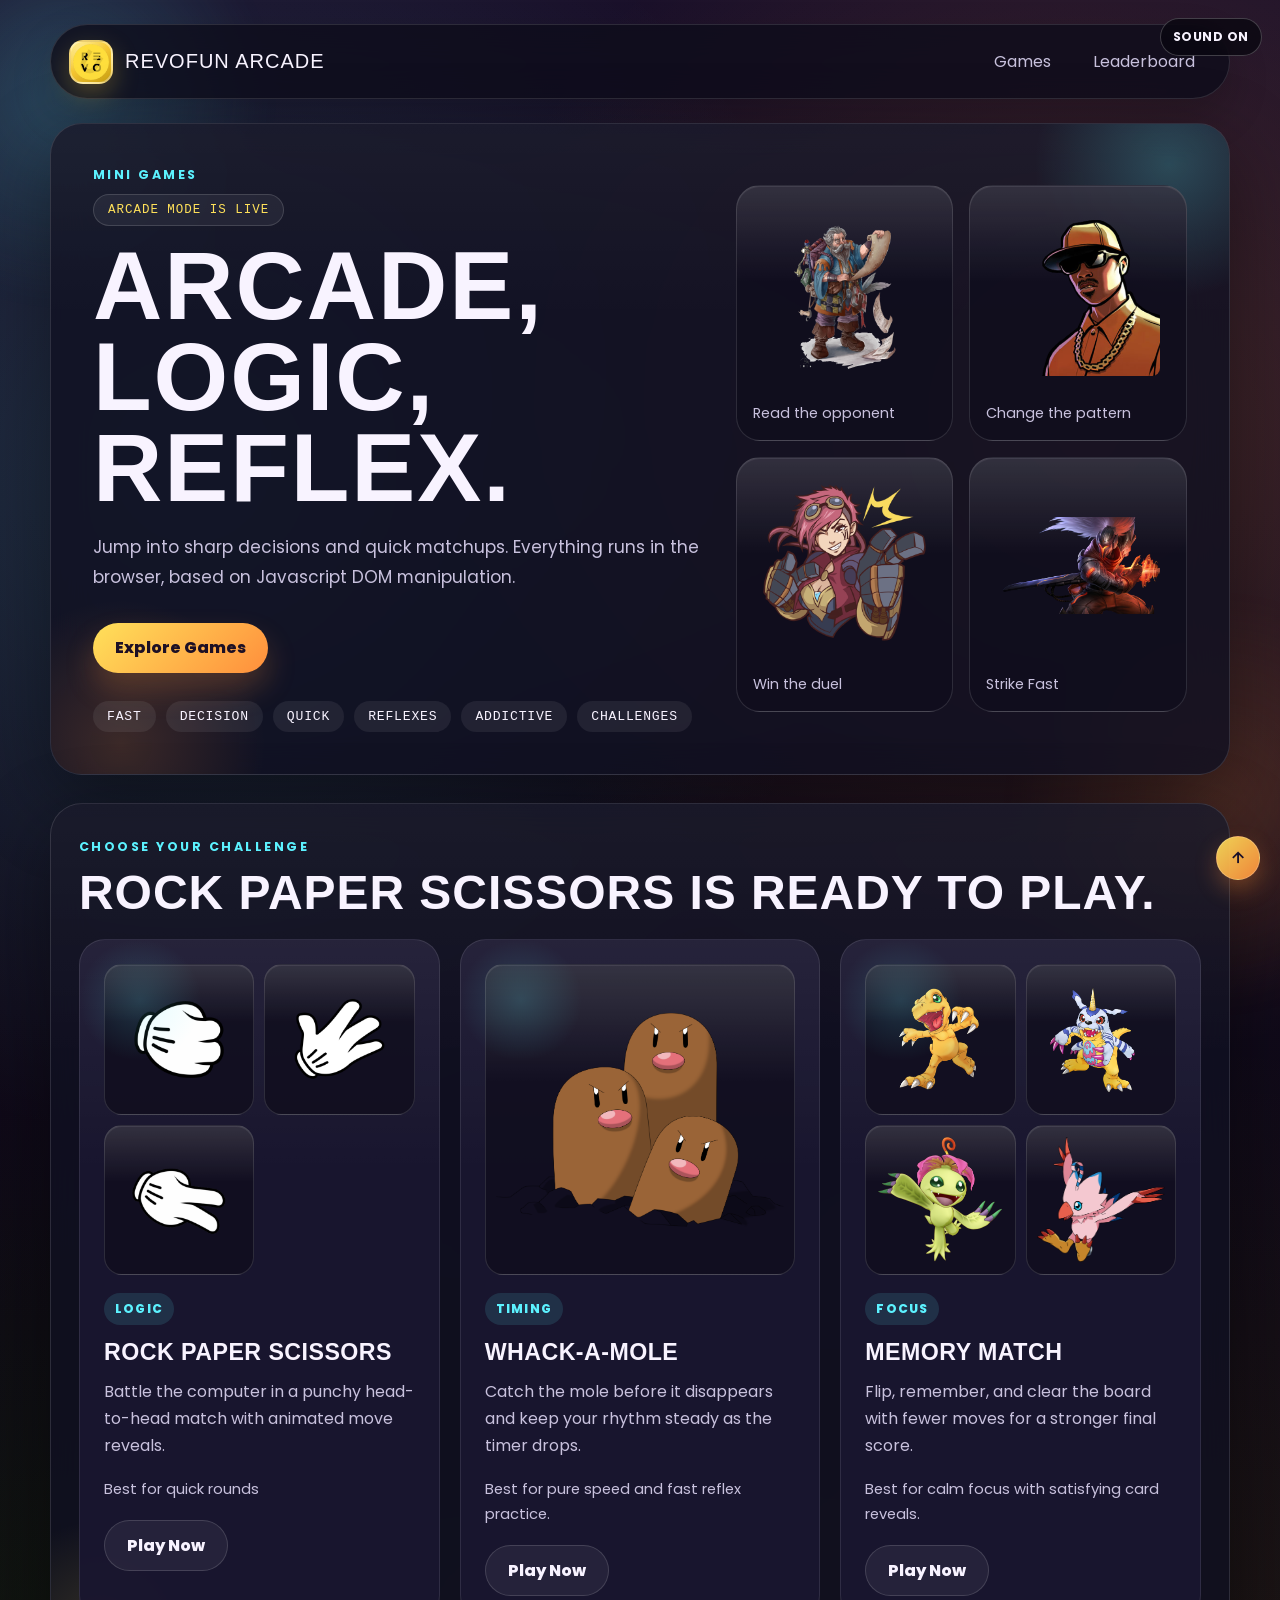
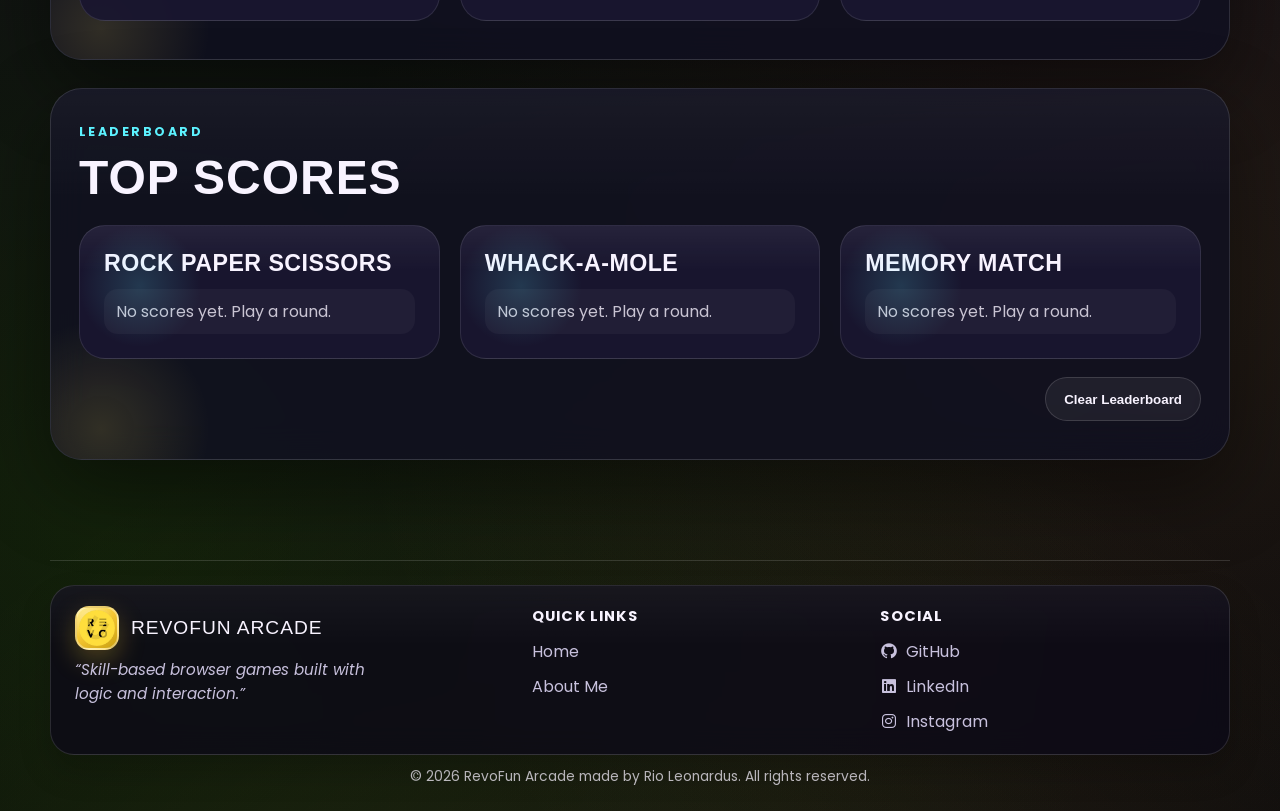
<file: index.html>
<!DOCTYPE html>
<html lang="en">

<head>
  <meta charset="UTF-8">
  <meta name="viewport" content="width=device-width, initial-scale=1.0">
  <title>RevoFun Arcade</title>

  <!-- CUSTOM CSS -->
  <link rel="stylesheet" href="css/style.css">

  <!-- BOX ICONS -->
  <link href="https://unpkg.com/boxicons@2.1.4/css/boxicons.min.css" rel="stylesheet" />
</head>

<body class="home-page">
  <div class="page-shell">
    
    <!-- HEADER -->
    <header class="nav">
      <a class="brand" href="index.html">
        <span class="brand-mark"><img src="assets/revou-logo.png" alt="" width="36" height="36" role="presentation"></span>
        <span>RevoFun Arcade</span>
      </a>
      <nav aria-label="Primary">
        <a href="#games">Games</a>
        <a href="#leaderboard">Leaderboard</a>
      </nav>
    </header>

    <main>

      <!-- SECTION 1 : HERO DESIGN -->
      <section class="hero">
        <div class="hero-copy-block">
          <p class="eyebrow">Mini Games</p>
          <p class="hero-ribbon">Arcade mode is live</p>
          <h1>Arcade, Logic, Reflex.</h1>
          <p class="hero-copy">
            Jump into sharp decisions and quick matchups. Everything runs in the browser,
            based on Javascript DOM manipulation.
          </p>

          <div class="hero-actions">
            <a href="#games" class="btn">Explore Games</a>
          </div>

          <div class="hero-marquee" aria-hidden="true">
            <span>Fast</span>
            <span>Decision</span>
            <span>Quick</span>
            <span>Reflexes</span>
            <span>Addictive</span>
            <span>Challenges</span>
          </div>

        </div>

        <div class="hero-showcase" aria-hidden="true">
          <figure class="showcase-tile tile-rock">
            <img src="assets/read.png" alt="Read the opponent icon">
            <figcaption>Read the opponent</figcaption>
          </figure>
          <figure class="showcase-tile tile-paper">
            <img src="assets/change.png" alt="Change the pattern icon">
            <figcaption>Change the pattern</figcaption>
          </figure>
          <figure class="showcase-tile tile-scissors">
            <img src="assets/win.png" alt="Win the duel icon">
            <figcaption>Win the duel</figcaption>
          </figure>
          <figure class="showcase-tile tile-mole">
            <img src="assets/strike.png" alt="Strike Fast icon">
            <figcaption>Strike Fast</figcaption>
          </figure>
        </div>
      </section>


      <!-- SECTION 2 : GAMES CARDS OPTION -->
      <section id="games" class="games-section">
        <div class="section-heading">
          <p class="eyebrow">Choose Your Challenge</p>
          <h2>Rock Paper Scissors is ready to play.</h2>
        </div>

        <div class="games">
          <article class="card card--rps">
            <div class="card-art">
              <img src="assets/Rock.png" alt="Rock icon">
              <img src="assets/Paper.png" alt="Paper icon">
              <img src="assets/Scissors.png" alt="Scissors icon">
            </div>
            <span class="card-tag">Logic</span>
            <h3>Rock Paper Scissors</h3>
            <p>Battle the computer in a punchy head-to-head match with animated move reveals.</p>
            <p class="card-note">Best for quick rounds</p>
            <a class="card-link" href="pages/rps.html">Play Now</a>
          </article>

          <article class="card card--whack">
            <div class="card-art card-art-single">
              <img src="assets/Mole.png" alt="Mole icon">
            </div>
            <span class="card-tag">Timing</span>
            <h3>Whack-a-Mole</h3>
            <p>Catch the mole before it disappears and keep your rhythm steady as the timer drops.</p>
            <p class="card-note">Best for pure speed and fast reflex practice.</p>
            <a class="card-link" href="pages/whack.html">Play Now</a>
          </article>

          <article class="card card--memory">
            <div class="card-art card-art-memory">
              <img src="assets/digimon.png" alt="" role="presentation">
              <img src="assets/digimon1.png" alt="" role="presentation">
              <img src="assets/digimon2.png" alt="" role="presentation">
              <img src="assets/digimon3.png" alt="" role="presentation">
            </div>
            <span class="card-tag">Focus</span>
            <h3>Memory Match</h3>
            <p>Flip, remember, and clear the board with fewer moves for a stronger final score.</p>
            <p class="card-note">Best for calm focus with satisfying card reveals.</p>
            <a class="card-link" href="pages/memory.html">Play Now</a>
          </article>
        </div>
      </section>  

      <!-- SECTION 3 : LEADERBOARD -->
      <section id="leaderboard" class="leaderboard-section">
        <div class="section-heading">
          <p class="eyebrow">Leaderboard</p>
          <h2>Top Scores</h2>
        </div>

        <div class="leaderboard-grid">
          <div class="leaderboard-card card">
            <h3>Rock Paper Scissors</h3>
            <ul id="leaderboard-rps" class="leaderboard-list"></ul>
          </div>

          <div class="leaderboard-card card">
            <h3>Whack-a-Mole</h3>
            <ul id="leaderboard-whack" class="leaderboard-list"></ul>
          </div>

          <div class="leaderboard-card card">
            <h3>Memory Match</h3>
            <ul id="leaderboard-memory" class="leaderboard-list"></ul>
          </div>
        </div>

        <div class="leaderboard-actions">
          <button id="clear-leaderboard" class="card-link leaderboard-clear-btn" type="button">Clear Leaderboard</button>
        </div>
      </section>

    </main>
  </div>


  <!-- SECTION FOOTER : FOOTER DESIGN -->
  <footer class="footer" aria-labelledby="footer-brand">
    <div class="footer-container">
      <section class="footer-branding">
        <a class="footer-brand" href="index.html" id="footer-brand">
          <span class="brand-mark"><img src="assets/revou-logo.png" alt="RevoFun Logo" width="36" height="36"></span>
          <span>RevoFun Arcade</span>
        </a>
        <p class="footer-tagline">“Skill-based browser games built with logic and interaction.”</p>
      </section>

      <nav class="footer-links" aria-label="Quick links">
        <h3>Quick Links</h3>
        <ul>
          <li><a href="index.html">Home</a></li>
          <li><a href="https://revou-fsse-feb26.github.io/milestone-1-Stayonclassic/">About Me</a></li>
        </ul>
      </nav>

      <section class="footer-social" aria-label="Social links">
        <h3>Social</h3>
        <div class="footer-social-list">
          <a href="https://github.com/Stayonclassic" target="_blank" rel="noopener noreferrer" aria-label="GitHub">
            <i class='bx bxl-github'></i>
            <span>GitHub</span>
          </a>
          <a href="https://www.linkedin.com/in/leonardusrio/" target="_blank" rel="noopener noreferrer" aria-label="LinkedIn">
            <i class='bx bxl-linkedin-square'></i>
            <span>LinkedIn</span>
          </a>
          <a href="https://www.instagram.com/sweettoothyo/" target="_blank" rel="noopener noreferrer" aria-label="Instagram">
            <i class='bx bxl-instagram'></i>
            <span>Instagram</span>
          </a>
        </div>
      </section>
    </div>

    <div class="footer-bottom">
      <p>&copy; 2026 RevoFun Arcade made by Rio Leonardus. All rights reserved.</p>
    </div>
  </footer>

  <!-- ICON BACK TO TOP -->
  <button id="scroll-top-btn" class="scroll-top-btn" type="button" aria-label="Scroll to top">
    <i class='bx bx-up-arrow-alt' aria-hidden="true"></i>
  </button>

  <script src="js/audio.js"></script>
  <script src="js/leaderboard.js"></script>
</body>
</html>
</file>
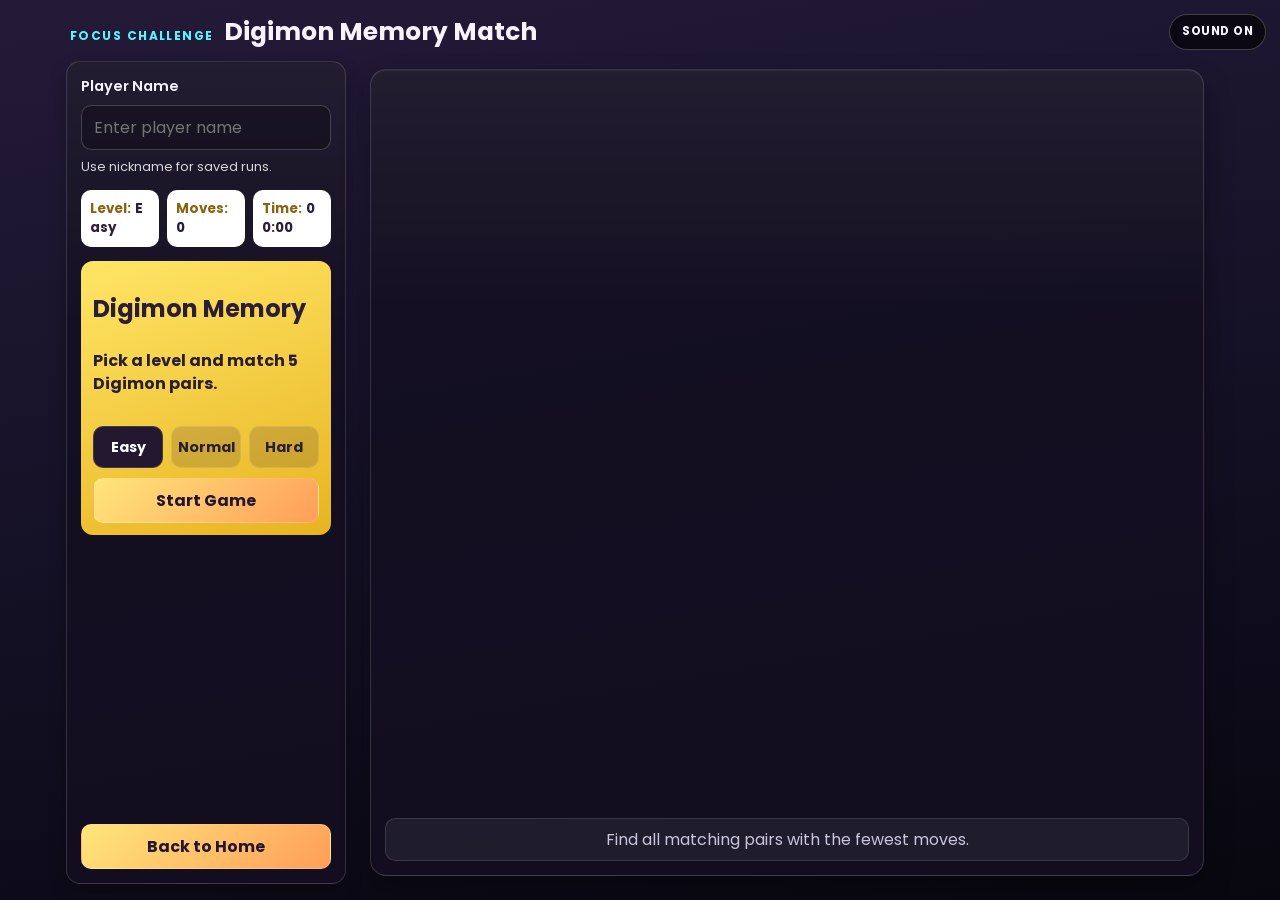
<file: pages/memory.html>
<!DOCTYPE html>
<html lang="en">
<head>
  <meta charset="UTF-8">
  <meta name="viewport" content="width=device-width, initial-scale=1.0">
  <title>Memory Match</title>
  <link rel="stylesheet" href="../css/game.css">
</head>

<body class="game-body game-memory">
  <main class="arcade-shell">
    <!-- HEADER -->
    <header class="arcade-top">
      <p class="eyebrow">Focus Challenge</p>
      <h1>Digimon Memory Match</h1>
    </header>

    <div class="arcade-layout">
      <!-- SIDEBAR : PLAYER INPUT, STATS, AND CONTROLS -->
      <aside class="arcade-sidebar">
        <div class="player-field">
          <label for="player-name">Player Name</label>
          <input id="player-name" type="text" maxlength="20" placeholder="Enter player name" aria-describedby="memory-player-help" required>
          <p class="helper-text" id="memory-player-help">Use nickname for saved runs.</p>
        </div>

        <div class="stats-container" aria-label="Memory game stats">
          <div id="memory-level-badge"></div>
          <div id="moves-count"></div>
          <div id="time"></div>
        </div>

        <button id="memory-stop" class="memory-action hide" type="button">Stop Game</button>

        <div class="memory-controls" id="memory-controls">
          <!-- LEVEL CHOSEN -->
          <div id="memory-result" aria-live="polite">Ready to test your Digimon memory?</div>
          <div class="level-picker" aria-label="Memory levels">
            <button class="level-option is-active" data-level="easy" type="button">Easy</button>
            <button class="level-option" data-level="normal" type="button">Normal</button>
            <button class="level-option" data-level="hard" type="button">Hard</button>
          </div>
          <button id="memory-start" type="button">Start Game</button>
        </div>

        <a class="back-link" href="../index.html">Back to Home</a>
      </aside>

      <!-- GAME STAGE : MEMORY GRID -->
      <section class="arcade-stage">
        <div class="stage-card">
          <div class="memory-grid tutorial-grid" id="memory-grid"></div>
          <!-- Status output -->
          <p class="status status-panel">Find all matching pairs with the fewest moves.</p>
        </div>
      </section>
    </div>
  </main>

  <script src="../js/audio.js"></script>
  <script src="../js/leaderboard.js"></script>
  <script src="../js/memory.js"></script>
</body>
</html>
</file>
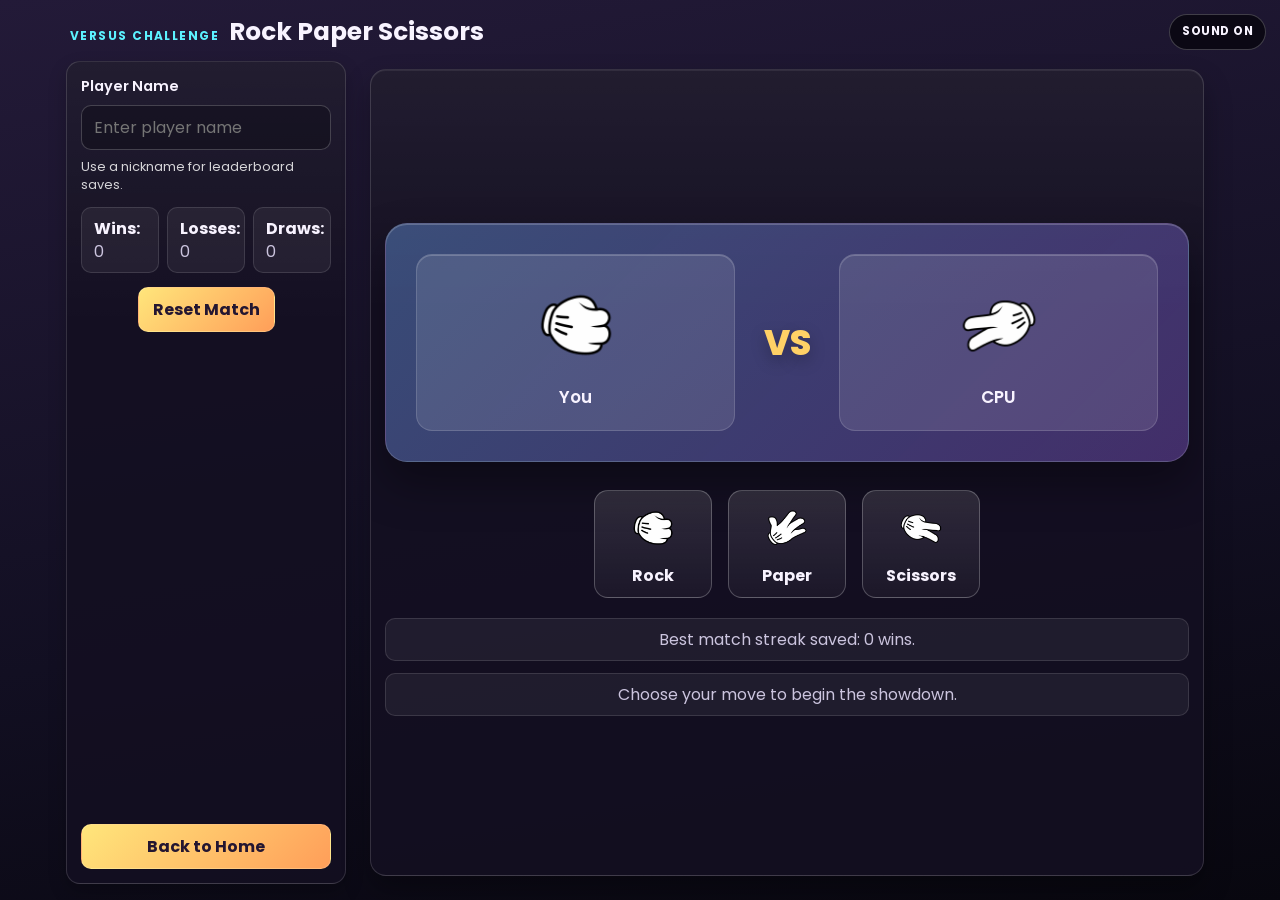
<file: pages/rps.html>
<!DOCTYPE html>
<html lang="en">

<head>
  <meta charset="UTF-8">
  <meta name="viewport" content="width=device-width, initial-scale=1.0">
  <title>Rock, Paper, Scissors</title>
  <link rel="stylesheet" href="../css/game.css">
</head>

<body class="game-body game-rps">
  <main class="arcade-shell">
    <!-- HEADER -->
    <header class="arcade-top">
      <p class="eyebrow">Versus Challenge</p>
      <h1>Rock Paper Scissors</h1>
    </header>

    <div class="arcade-layout">
      <!-- SIDEBAR PLAYER STATUS, NAME, SCORE -->
      <aside class="arcade-sidebar">
        <div class="player-field">
          <label for="player-name">Player Name</label>
          <input id="player-name" type="text" maxlength="20" placeholder="Enter player name" aria-describedby="rps-player-help" required>
          <p class="helper-text" id="rps-player-help">Use a nickname for leaderboard saves.</p>
        </div>

        <div class="hud rps-hud" aria-label="Rock Paper Scissors score summary">
          <p class="status"><strong>Wins:</strong> <span id="rps-wins">0</span></p>
          <p class="status"><strong>Losses:</strong> <span id="rps-losses">0</span></p>
          <p class="status"><strong>Draws:</strong> <span id="rps-draws">0</span></p>
        </div>

        <div class="game-actions">
          <button id="rps-reset" type="button">Reset Match</button>
        </div>

        <a class="back-link" href="../index.html">Back to Home</a>
      </aside>

      <!-- GAME STAGE -->
      <section class="arcade-stage">
        <div class="stage-card">
          <div class="versus-preview" id="rps-preview" aria-hidden="true">
            <div class="preview-token choice-box">
              <img id="player-preview" src="../assets/Rock.png" alt="">
              <span>You</span>
            </div>
            <span class="preview-versus vs">VS</span>
            <div class="preview-token choice-box">
              <img id="computer-preview" src="../assets/Rock.png" alt="">
              <span>CPU</span>
            </div>
          </div>

          <div class="game-actions rps-actions">
            <button class="rps-choice" data-choice="rock" type="button" aria-label="Choose rock">
              <img src="../assets/Rock.png" alt="Rock">
              <span>Rock</span>
            </button>
            <button class="rps-choice" data-choice="paper" type="button" aria-label="Choose paper">
              <img src="../assets/Paper.png" alt="Paper">
              <span>Paper</span>
            </button>
            <button class="rps-choice" data-choice="scissors" type="button" aria-label="Choose scissors">
              <img src="../assets/Scissors.png" alt="Scissors">
              <span>Scissors</span>
            </button>
          </div>

          <p class="status status-panel" id="rps-score">Best for quick rounds and winning streaks.</p>
          <p class="status status-panel" id="rps-status" data-outcome="idle" aria-live="polite">Result will appear here</p>
        </div>
      </section>
    </div>
  </main>

  <script src="../js/audio.js"></script>
  <script src="../js/leaderboard.js"></script>
  <script src="../js/rps.js"></script>
</body>
</html>
</file>
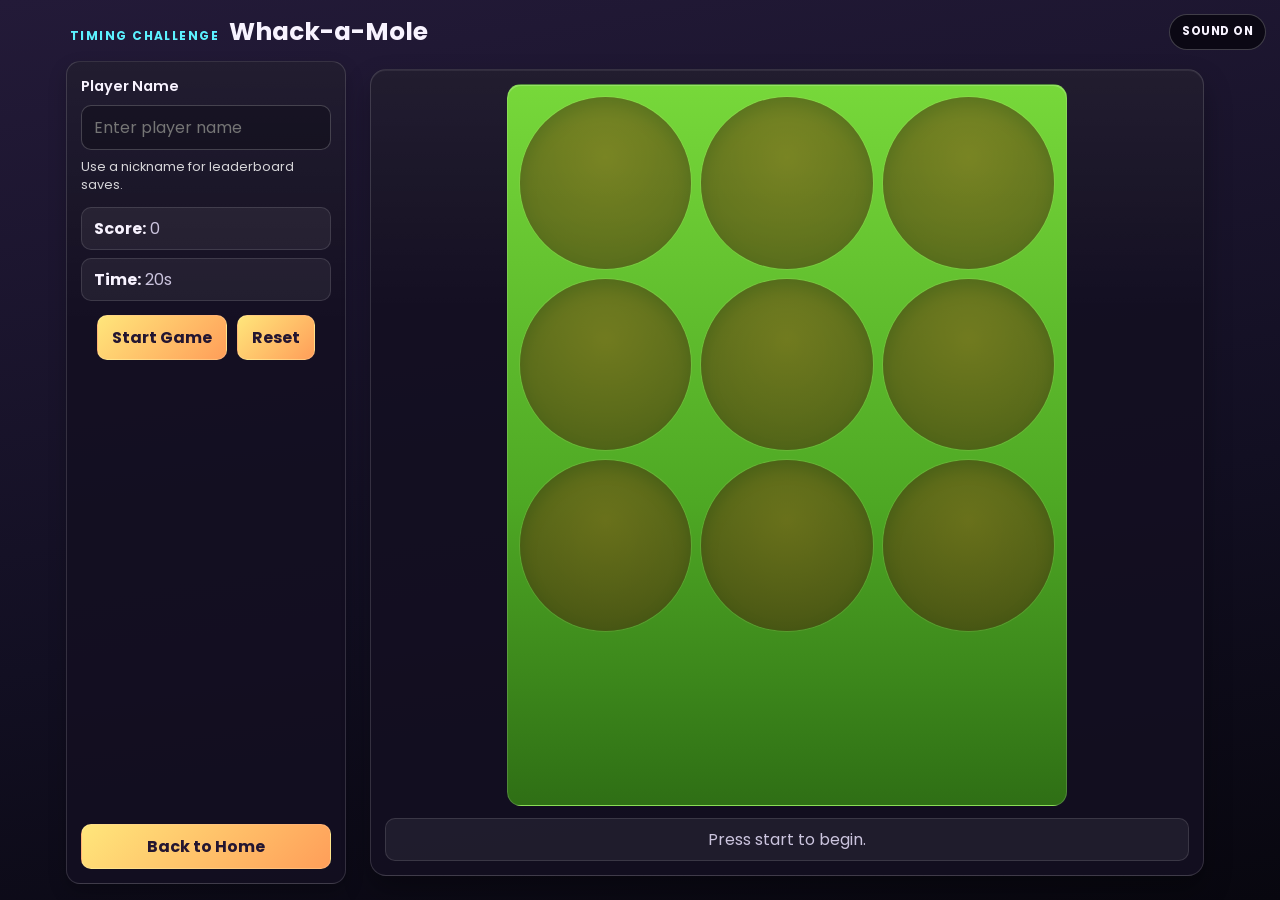
<file: pages/whack.html>
<!DOCTYPE html>
<html lang="en">

<head>
  <meta charset="UTF-8">
  <meta name="viewport" content="width=device-width, initial-scale=1.0">
  <title>Whack-a-Mole</title>
  <link rel="stylesheet" href="../css/game.css">
</head>

<body class="game-body game-whack">
  <main class="arcade-shell">
    <!-- PAGE HEADER -->
    <header class="arcade-top">
      <p class="eyebrow">Timing Challenge</p>
      <h1>Whack-a-Mole</h1>
    </header>

    <div class="arcade-layout">
      <!-- SIDEBAR PLAYER STATUS, NAME, TIME & SCORE -->
      <aside class="arcade-sidebar">
        <div class="player-field">
          <label for="player-name">Player Name</label>
          <input id="player-name" type="text" maxlength="20" placeholder="Enter player name" aria-describedby="whack-player-help" required>
          <p class="helper-text" id="whack-player-help">Use a nickname for leaderboard saves.</p>
        </div>

        <div class="hud" aria-label="Whack-a-Mole game status">
          <p class="status"><strong>Score:</strong> <span id="whack-score">0</span></p>
          <p class="status"><strong>Time:</strong> <span id="whack-time">20</span>s</p>
        </div>

        <div class="game-actions">
          <button id="whack-start" type="button">Start Game</button>
          <button id="whack-reset" type="button">Reset</button>
        </div>

        <a class="back-link" href="../index.html">Back to Home</a>
      </aside>

      <!-- GAME STAGE -->
      <section class="arcade-stage">
        <div class="stage-card">
          <div class="whack-stage" id="whack-stage">
            <div class="whack-grid" id="whack-grid">
              <button class="whack-hole" type="button" data-hole="0" aria-label="Mole hole 1"><img src="../assets/Mole.png" alt="Mole"></button>
              <button class="whack-hole" type="button" data-hole="1" aria-label="Mole hole 2"><img src="../assets/Mole.png" alt="Mole"></button>
              <button class="whack-hole" type="button" data-hole="2" aria-label="Mole hole 3"><img src="../assets/Mole.png" alt="Mole"></button>
              <button class="whack-hole" type="button" data-hole="3" aria-label="Mole hole 4"><img src="../assets/Mole.png" alt="Mole"></button>
              <button class="whack-hole" type="button" data-hole="4" aria-label="Mole hole 5"><img src="../assets/Mole.png" alt="Mole"></button>
              <button class="whack-hole" type="button" data-hole="5" aria-label="Mole hole 6"><img src="../assets/Mole.png" alt="Mole"></button>
              <button class="whack-hole" type="button" data-hole="6" aria-label="Mole hole 7"><img src="../assets/Mole.png" alt="Mole"></button>
              <button class="whack-hole" type="button" data-hole="7" aria-label="Mole hole 8"><img src="../assets/Mole.png" alt="Mole"></button>
              <button class="whack-hole" type="button" data-hole="8" aria-label="Mole hole 9"><img src="../assets/Mole.png" alt="Mole"></button>
            </div>
            <div class="hammer-cursor hide" id="hammer-cursor" aria-hidden="true"></div>
            <section class="whack-result-card hide" id="whack-result-card" aria-live="polite">
              <p class="whack-result-title" id="whack-result-title">Game Over</p>
              <p class="whack-result-score" id="whack-result-score">Final score: 0</p>
              <p class="whack-result-best" id="whack-result-best">Best this session: 0</p>
              <button id="whack-play-again" type="button">Play Again</button>
            </section>
          </div>

          <p class="status status-panel" id="whack-status" aria-live="polite">Press start to begin.</p>
        </div>
      </section>
    </div>
  </main>

  <script src="../js/audio.js"></script>
  <script src="../js/leaderboard.js"></script>
  <script src="../js/whack.js"></script>
</body>
</html>
</file>
<file: css/style.css>
@import url("https://fonts.googleapis.com/css2?family=Poppins:ital,wght@0,400;0,600;0,700;1,600&display=swap");

/* =========================
   Home page theme tokens
   ========================= */
:root {
  --color-text: #f8f3ff;
  --color-muted: #c8c1dd;
  --color-panel: rgba(17, 16, 34, 0.82);
  --color-panel-strong: rgba(25, 22, 48, 0.92);
  --color-panel-border: rgba(255, 255, 255, 0.12);
  --color-accent: #5cf2ff;
  --color-accent-2: #ff8e3c;
  --color-accent-3: #ffe15a;
  --bg: #12091d;
  --bg-deep: #090612;
  --panel: var(--color-panel);
  --panel-strong: var(--color-panel-strong);
  --panel-border: var(--color-panel-border);
  --text: var(--color-text);
  --muted: var(--color-muted);
  --accent: var(--color-accent);
  --accent-2: var(--color-accent-2);
  --accent-3: var(--color-accent-3);
  --shadow: 0 28px 80px rgba(0, 0, 0, 0.42);
  --display-font: Impact, Haettenschweiler, "Arial Narrow Bold", sans-serif;
  --body-font: "Poppins", "Trebuchet MS", "Segoe UI", sans-serif;
  --mono-font: "Courier New", monospace;
}

* {
  box-sizing: border-box;
}

html {
  scroll-behavior: smooth;
}

body {
  margin: 0;
  min-height: 100vh;
  overflow-x: hidden;
  color: var(--text);
  font-family: var(--body-font);
  background:
    radial-gradient(circle at 15% 20%, rgba(92, 242, 255, 0.16), transparent 30%),
    radial-gradient(circle at 85% 18%, rgba(255, 142, 60, 0.2), transparent 28%),
    radial-gradient(circle at 50% 120%, rgba(255, 225, 90, 0.12), transparent 32%),
    linear-gradient(180deg, #1a102a 0%, #0d0815 55%, #06050b 100%);
}

body::before,
body::after {
  content: "";
  position: fixed;
  inset: auto;
  width: 28rem;
  height: 28rem;
  border-radius: 50%;
  pointer-events: none;
  filter: blur(18px);
  opacity: 0.22;
  z-index: -1;
}

body::before {
  top: -8rem;
  left: -10rem;
  background: radial-gradient(circle, rgba(92, 242, 255, 0.9), transparent 65%);
}

body::after {
  right: -10rem;
  bottom: -8rem;
  background: radial-gradient(circle, rgba(255, 142, 60, 0.88), transparent 65%);
}

a {
  color: inherit;
}

/* =========================
   Home shell and decoration
   ========================= */
.page-shell {
  position: relative;
  z-index: 0;
  width: min(1180px, calc(100% - 32px));
  margin: 0 auto;
  padding: 24px 0 64px;
}

/* —— Home: asset-driven dressing —— */
body.home-page {
  background:
    radial-gradient(circle at 8% 88%, rgba(58, 129, 0, 0.22), transparent 42%),
    radial-gradient(circle at 92% 78%, rgba(244, 197, 49, 0.1), transparent 38%),
    radial-gradient(circle at 15% 20%, rgba(92, 242, 255, 0.16), transparent 30%),
    radial-gradient(circle at 85% 18%, rgba(255, 142, 60, 0.2), transparent 28%),
    radial-gradient(circle at 50% 120%, rgba(255, 225, 90, 0.12), transparent 32%),
    linear-gradient(180deg, #1a102a 0%, #0d0815 55%, #06050b 100%);
}

body.home-page .nav,
body.home-page main {
  position: relative;
  z-index: 1;
}


.card-art-memory {
  grid-template-columns: repeat(2, minmax(0, 1fr));
  gap: 8px;
}

.card-art-memory img {
  border-radius: 14px;
  background: linear-gradient(180deg, rgba(255, 255, 255, 0.12), rgba(244, 197, 49, 0.08));
  border: 1px solid rgba(244, 197, 49, 0.25);
}

.card--rps {
  border-top: 3px solid rgba(92, 242, 255, 0.45);
}

.card--whack {
  border-top: 3px solid rgba(96, 200, 58, 0.55);
}

.card--memory {
  border-top: 3px solid rgba(244, 197, 49, 0.55);
}


/* =========================
   Navigation
   ========================= */
.nav {
  display: flex;
  align-items: center;
  justify-content: space-between;
  gap: 16px;
  margin-bottom: 24px;
  padding: 14px 18px;
  border: 1px solid var(--panel-border);
  border-radius: 999px;
  background: rgba(14, 12, 26, 0.78);
  box-shadow: 0 18px 42px rgba(0, 0, 0, 0.2);
  backdrop-filter: blur(16px);
}

.brand,
.nav a {
  text-decoration: none;
}

.brand {
  display: inline-flex;
  align-items: center;
  gap: 12px;
  font-family: var(--display-font);
  font-size: 1.25rem;
  letter-spacing: 0.05em;
  text-transform: uppercase;
}

.brand-mark {
  display: inline-grid;
  place-items: center;
  width: 44px;
  height: 44px;
  padding: 0;
  overflow: hidden;
  border-radius: 14px;
  background:
    radial-gradient(circle at 30% 20%, rgba(255, 255, 255, 0.35), transparent 55%),
    linear-gradient(145deg, #ffe566, #f4c531 48%, #c9a012);
  border: 2px solid rgba(255, 255, 255, 0.35);
  box-shadow: 0 10px 26px rgba(244, 197, 49, 0.28);
}

.brand-mark img {
  display: block;
  width: 36px;
  height: 36px;
  object-fit: contain;
}

.nav nav {
  display: inline-flex;
  flex-wrap: wrap;
  gap: 10px;
}

.nav nav a {
  padding: 10px 16px;
  border-radius: 999px;
  color: var(--muted);
  transition: color 0.25s ease, background-color 0.25s ease, transform 0.25s ease;
}

.nav nav a:hover,
.nav nav a:focus-visible {
  color: var(--text);
  background: rgba(255, 255, 255, 0.08);
  transform: translateY(-1px);
}

/* =========================
   Main home sections
   ========================= */
.hero,
.games-section,
.leaderboard-section {
  position: relative;
  overflow: hidden;
  border: 1px solid var(--panel-border);
  border-radius: 32px;
  background:
    linear-gradient(180deg, rgba(255, 255, 255, 0.04), transparent 30%),
    var(--panel);
  box-shadow: var(--shadow);
  backdrop-filter: blur(18px);
  animation: section-rise 0.85s ease-in-out both;
}

.games-section {
  animation-delay: 0.1s;
}

.leaderboard-section {
  animation-delay: 0.2s;
}

.hero::before,
.hero::after,
.games-section::before,
.leaderboard-section::before {
  content: "";
  position: absolute;
  border-radius: 50%;
  pointer-events: none;
}

.hero::before {
  top: -100px;
  right: -80px;
  width: 280px;
  height: 280px;
  background: radial-gradient(circle, rgba(92, 242, 255, 0.22), transparent 68%);
}

.hero::after {
  bottom: -120px;
  left: -80px;
  width: 300px;
  height: 300px;
  background: radial-gradient(circle, rgba(255, 142, 60, 0.18), transparent 68%);
}

.games-section::before,
.leaderboard-section::before {
  inset: auto auto -80px -60px;
  width: 220px;
  height: 220px;
  background: radial-gradient(circle, rgba(255, 225, 90, 0.14), transparent 70%);
}

.hero {
  display: grid;
  grid-template-columns: minmax(0, 1.15fr) minmax(320px, 0.85fr);
  align-items: center;
  gap: 32px;
  padding: 42px;
}

.hero-copy-block {
  position: relative;
  z-index: 1;
}

.eyebrow {
  margin: 0 0 10px;
  color: var(--accent);
  font-size: 0.78rem;
  font-weight: 700;
  letter-spacing: 0.2em;
  text-transform: uppercase;
}

.hero-ribbon {
  display: inline-flex;
  align-items: center;
  margin: 0;
  padding: 8px 14px;
  border: 1px solid rgba(255, 255, 255, 0.14);
  border-radius: 999px;
  background: rgba(255, 255, 255, 0.06);
  color: var(--accent-3);
  font-family: var(--mono-font);
  font-size: 0.78rem;
  letter-spacing: 0.08em;
  text-transform: uppercase;
}

.hero h1,
.section-heading h2,
.card h3 {
  font-family: var(--display-font);
  font-weight: 900;
  letter-spacing: 0.02em;
  text-transform: uppercase;
}

.hero h1,
.section-heading h2 {
  margin: 14px 0 0;
  line-height: 0.95;
}

.hero h1 {
  max-width: 10ch;
  font-size: clamp(3.4rem, 8vw, 6rem);
}

.hero-copy {
  width: min(640px, 100%);
  margin: 18px 0 0;
  color: var(--muted);
  font-size: 1.06rem;
  line-height: 1.8;
}


.hero-actions {
  display: flex;
  flex-wrap: wrap;
  gap: 14px;
  margin-top: 30px;
}

.hero-marquee {
  display: flex;
  flex-wrap: wrap;
  gap: 10px;
  margin-top: 28px;
}

.hero-marquee span {
  padding: 8px 14px;
  border-radius: 999px;
  background: rgba(255, 255, 255, 0.07);
  color: var(--text);
  font-family: var(--mono-font);
  font-size: 0.82rem;
  letter-spacing: 0.06em;
  text-transform: uppercase;
  animation: marquee-pulse 4s ease-in-out infinite;
}

.hero-marquee span:nth-child(2) {
  animation-delay: 0.2s;
}

.hero-marquee span:nth-child(3) {
  animation-delay: 0.4s;
}

.hero-marquee span:nth-child(4) {
  animation-delay: 0.6s;
}

.hero-marquee span:nth-child(5) {
  animation-delay: 0.8s;
}

.hero-marquee span:nth-child(6) {
  animation-delay: 1s;
}

/* Keyboard visibility: make links/buttons obvious while tabbing */
.btn:focus-visible,
.card-link:focus-visible,
.nav nav a:focus-visible {
  outline: 3px solid rgba(92, 242, 255, 0.8);
  outline-offset: 3px;
}

.hero-showcase {
  position: relative;
  display: grid;
  grid-template-columns: repeat(2, minmax(0, 1fr));
  gap: 16px;
  perspective: 1000px;
}

.showcase-tile,
.card-art img {
  border: 1px solid rgba(255, 255, 255, 0.12);
  background:
    linear-gradient(180deg, rgba(255, 255, 255, 0.14), transparent 38%),
    rgba(17, 14, 30, 0.82);
  box-shadow: inset 0 1px 0 rgba(255, 255, 255, 0.08);
}

.showcase-tile {
  --tile-tilt: -2deg;
  margin: 0;
  padding: 16px;
  border-radius: 24px;
  animation: float-tile 12s ease-in-out infinite;
  transition: transform 0.32s ease, box-shadow 0.32s ease, filter 0.32s ease;
}

.showcase-tile:hover {
  box-shadow: 0 12px 22px rgba(0, 0, 0, 0.18);
  filter: brightness(1.02);
}

.showcase-tile img,
.card-art img {
  width: 100%;
  aspect-ratio: 1;
  object-fit: contain;
  padding: 10px;
  border-radius: 18px;
}

.showcase-tile figcaption {
  margin-top: 10px;
  color: var(--muted);
  font-size: 0.9rem;
}

.btn,
.card-link {
  display: inline-flex;
  align-items: center;
  justify-content: center;
  min-height: 50px;
  padding: 12px 22px;
  border-radius: 999px;
  font-weight: 800;
  text-decoration: none;
  transition: transform 0.22s ease, box-shadow 0.22s ease, border-color 0.22s ease;
}

.btn {
  border: none;
  background: linear-gradient(135deg, var(--accent-3), var(--accent-2));
  color: #1d1025;
  box-shadow: 0 16px 30px rgba(255, 142, 60, 0.24);
}

.btn:hover,
.btn:focus-visible,
.card-link:hover,
.card-link:focus-visible {
  transform: translateY(-2px) scale(1.005);
}

.card-link:hover,
.card-link:focus-visible {
  box-shadow: 0 10px 20px rgba(92, 242, 255, 0.14);
}

.btn:active,
.card-link:active {
  transform: translateY(0) scale(0.99);
}

.games-section,
.leaderboard-section {
  margin-top: 28px;
  padding: 34px 28px 38px;
}

.section-heading {
  position: relative;
  z-index: 1;
  margin-bottom: 24px;
}

.section-heading h2 {
  font-size: clamp(2rem, 4vw, 3rem);
}

.games,
.leaderboard-grid {
  position: relative;
  z-index: 1;
  display: grid;
  gap: 20px;
  grid-template-columns: repeat(3, minmax(0, 1fr));
}

.leaderboard-list {
  margin: 0;
  padding: 0;
  list-style: none;
}

.leaderboard-list li + li {
  margin-top: 10px;
}

.leaderboard-list li {
  display: grid;
  grid-template-columns: 1fr auto;
  gap: 12px;
  align-items: center;
  padding: 10px 12px;
  border-radius: 14px;
  background: rgba(255, 255, 255, 0.04);
}

.leaderboard-name {
  color: var(--text);
  font-weight: 600;
}

.leaderboard-score {
  color: var(--accent-3);
  font-family: var(--display-font);
  letter-spacing: 0.04em;
}

.leaderboard-empty {
  color: rgba(248, 243, 255, 0.78);
}

.leaderboard-actions {
  display: flex;
  justify-content: flex-end;
  margin-top: 18px;
}

.leaderboard-clear-btn {
  min-height: 44px;
  padding: 10px 18px;
  border: 1px solid rgba(255, 255, 255, 0.18);
  background: rgba(255, 255, 255, 0.06);
  color: var(--text);
  font-weight: 700;
  box-shadow: none;
}

.leaderboard-clear-btn:hover,
.leaderboard-clear-btn:focus-visible {
  border-color: rgba(92, 242, 255, 0.45);
  background: rgba(255, 255, 255, 0.1);
}

.card {
  position: relative;
  overflow: hidden;
  padding: 24px;
  border: 1px solid rgba(255, 255, 255, 0.1);
  border-radius: 26px;
  background:
    linear-gradient(180deg, rgba(255, 255, 255, 0.06), transparent 34%),
    var(--panel-strong);
  transition: transform 0.28s ease, border-color 0.28s ease, box-shadow 0.28s ease;
}

.card::before {
  content: "";
  position: absolute;
  inset: 0 auto auto 0;
  width: 120px;
  height: 120px;
  background: radial-gradient(circle, rgba(92, 242, 255, 0.16), transparent 72%);
  pointer-events: none;
  z-index: 0;
}

.card:hover,
.card:focus-within {
  transform: translateY(-4px);
  border-color: rgba(255, 255, 255, 0.18);
  box-shadow: 0 18px 30px rgba(0, 0, 0, 0.2);
}

.card-art {
  display: grid;
  grid-template-columns: repeat(2, minmax(0, 1fr));
  gap: 10px;
  margin-bottom: 18px;
}

.card-art-single {
  grid-template-columns: 1fr;
}

.card-tag {
  display: inline-flex;
  align-items: center;
  margin-bottom: 14px;
  padding: 7px 11px;
  border-radius: 999px;
  background: rgba(92, 242, 255, 0.12);
  color: var(--accent);
  font-size: 0.76rem;
  font-weight: 800;
  letter-spacing: 0.1em;
  text-transform: uppercase;
}

.card h3 {
  margin: 0 0 12px;
  font-size: 1.45rem;
}

.card p {
  margin: 0 0 18px;
  color: var(--muted);
  line-height: 1.7;
}

.card-note {
  color: var(--accent-3);
  font-size: 0.92rem;
}

.card-link {
  width: fit-content;
  border: 1px solid rgba(255, 255, 255, 0.14);
  background: rgba(255, 255, 255, 0.06);
}

@keyframes section-rise {
  from {
    opacity: 0;
    transform: translateY(16px);
  }

  to {
    opacity: 1;
    transform: translateY(0);
  }
}

@keyframes float-tile {
  0%,
  100% {
    transform: translateY(0) rotate(var(--tile-tilt, -2deg));
  }

  50% {
    transform: translateY(-4px) rotate(var(--tile-tilt, -2deg));
  }
}

.tile-rock {
  --tile-tilt: -2deg;
}

.tile-paper {
  --tile-tilt: 3deg;
  animation-delay: 0.4s;
}

.tile-scissors {
  --tile-tilt: 2deg;
  animation-delay: 0.8s;
}

.tile-mole {
  --tile-tilt: -3deg;
  animation-delay: 1.2s;
}

@keyframes marquee-pulse {
  0%,
  100% {
    transform: translateY(0);
    box-shadow: none;
  }

  50% {
    transform: translateY(-2px);
    box-shadow: 0 6px 14px rgba(0, 0, 0, 0.14);
  }
}

/* =========================
   Footer
   ========================= */
.footer {
  width: min(1180px, calc(100% - 32px));
  margin: 36px auto 24px;
  padding-top: 24px;
  border-top: 1px solid rgba(255, 255, 255, 0.14);
}

.footer-container {
  display: grid;
  grid-template-columns: 1.2fr 0.9fr 0.9fr;
  gap: 24px;
  align-items: start;
  padding: 20px 24px;
  border: 1px solid var(--panel-border);
  border-radius: 24px;
  background:
    linear-gradient(180deg, rgba(255, 255, 255, 0.04), transparent 36%),
    rgba(12, 9, 24, 0.78);
  box-shadow: 0 16px 32px rgba(0, 0, 0, 0.2);
  backdrop-filter: blur(14px);
}

.footer-brand {
  display: inline-flex;
  align-items: center;
  gap: 12px;
  margin-bottom: 8px;
  color: var(--text);
  text-decoration: none;
  font-family: var(--display-font);
  font-size: 1.2rem;
  letter-spacing: 0.05em;
  text-transform: uppercase;
}

.footer-tagline {
  margin: 0;
  color: var(--muted);
  font-size: 0.95rem;
  line-height: 1.6;
  max-width: 30ch;
  font-style: italic;
}

.footer-links h3,
.footer-social h3 {
  margin: 0 0 12px;
  color: var(--text);
  font-size: 0.92rem;
  letter-spacing: 0.08em;
  text-transform: uppercase;
}

.footer-links ul {
  margin: 0;
  padding: 0;
  list-style: none;
}

.footer-links li + li {
  margin-top: 10px;
}

.footer-links a,
.footer-social-list a {
  color: var(--muted);
  text-decoration: none;
  transition: color 0.25s ease, text-shadow 0.25s ease, transform 0.25s ease;
}

.footer-links a:hover,
.footer-links a:focus-visible,
.footer-social-list a:hover,
.footer-social-list a:focus-visible {
  color: var(--accent);
  text-shadow: 0 0 14px rgba(92, 242, 255, 0.35);
  transform: translateX(2px);
}

.footer-links a:focus-visible,
.footer-social-list a:focus-visible {
  outline: 2px solid rgba(92, 242, 255, 0.8);
  outline-offset: 2px;
  border-radius: 8px;
}

.footer-social-list {
  display: grid;
  gap: 10px;
}

.footer-social-list a {
  display: inline-flex;
  align-items: center;
  gap: 8px;
  width: fit-content;
}

.footer-social-list i {
  font-size: 1.15rem;
}

.footer-bottom {
  margin-top: 12px;
  text-align: center;
}

.footer-bottom p {
  margin: 0;
  color: rgba(248, 243, 255, 0.78);
  font-size: 0.86rem;
}

.scroll-top-btn {
  position: fixed;
  right: 20px;
  bottom: 20px;
  display: inline-flex;
  align-items: center;
  justify-content: center;
  width: 44px;
  height: 44px;
  border: 1px solid rgba(255, 255, 255, 0.2);
  border-radius: 50%;
  background: linear-gradient(135deg, rgba(255, 225, 90, 0.92), rgba(255, 142, 60, 0.92));
  color: #1a102a;
  box-shadow: 0 10px 22px rgba(255, 142, 60, 0.3);
  cursor: pointer;
  transition: transform 0.25s ease, box-shadow 0.25s ease;
  z-index: 9;
}

.scroll-top-btn:hover,
.scroll-top-btn:focus-visible {
  transform: translateY(-2px);
  box-shadow: 0 12px 22px rgba(255, 142, 60, 0.32);
}

.scroll-top-btn i {
  font-size: 1.3rem;
}

.audio-toggle {
  position: fixed;
  top: 18px;
  right: 18px;
  min-height: 38px;
  padding: 8px 12px;
  border-radius: 999px;
  border: 1px solid rgba(255, 255, 255, 0.22);
  background: rgba(7, 6, 14, 0.72);
  color: var(--text);
  font: inherit;
  font-size: 0.78rem;
  font-weight: 700;
  letter-spacing: 0.04em;
  text-transform: uppercase;
  cursor: pointer;
  z-index: 20;
  backdrop-filter: blur(10px);
  transition: transform 0.2s ease, border-color 0.2s ease;
}

.audio-toggle:hover,
.audio-toggle:focus-visible {
  transform: translateY(-1px);
  border-color: rgba(92, 242, 255, 0.8);
}

/* =========================
   Responsive
   ========================= */

@media (max-width: 980px) {
  .hero {
    grid-template-columns: 1fr;
  }

  .hero h1 {
    max-width: none;
  }

  .games,
  .leaderboard-grid {
    grid-template-columns: 1fr;
  }
}

@media (max-width: 640px) {
  .page-shell {
    width: min(100% - 20px, 1180px);
    padding-top: 18px;
  }

  .nav {
    flex-direction: column;
    align-items: flex-start;
    border-radius: 24px;
  }

  .hero,
  .games-section,
  .leaderboard-section {
    border-radius: 24px;
  }

  .hero {
    padding: 26px 18px 24px;
  }

  .games-section,
  .leaderboard-section {
    padding: 24px 18px 28px;
  }

  .leaderboard-actions {
    justify-content: center;
  }

  .hero-showcase {
    grid-template-columns: 1fr 1fr;
  }

  .showcase-tile {
    padding: 12px;
  }

  .nav nav {
    width: 100%;
  }

  .nav nav a {
    padding-inline: 14px;
  }

  .footer {
    width: min(100% - 20px, 1180px);
    margin-top: 28px;
  }

  .footer-container {
    grid-template-columns: 1fr;
    gap: 18px;
    padding: 18px;
    border-radius: 20px;
  }

  .footer-bottom p {
    font-size: 0.8rem;
  }

  .scroll-top-btn {
    right: 14px;
    bottom: 14px;
    width: 40px;
    height: 40px;
  }

  .audio-toggle {
    top: 12px;
    right: 12px;
    min-height: 34px;
    padding-inline: 10px;
    font-size: 0.7rem;
  }
}

@media (prefers-reduced-motion: reduce) {
  html {
    scroll-behavior: auto;
  }

  /* Reduced motion: keep visual states, remove decorative movement */
  .hero,
  .games-section,
  .leaderboard-section,
  .showcase-tile,
  .hero-marquee span {
    animation: none !important;
  }

  .showcase-tile:hover,
  .card:hover,
  .card:focus-within,
  .btn:hover,
  .btn:focus-visible,
  .card-link:hover,
  .card-link:focus-visible,
  .nav nav a:hover,
  .nav nav a:focus-visible,
  .scroll-top-btn:hover,
  .scroll-top-btn:focus-visible {
    transform: none !important;
  }

  .btn,
  .card-link,
  .card,
  .showcase-tile,
  .nav nav a,
  .footer-links a,
  .footer-social-list a,
  .scroll-top-btn,
  .audio-toggle {
    transition-duration: 0.01ms !important;
  }
}
</file>
<file: css/game.css>
@import url("https://fonts.googleapis.com/css2?family=Poppins:wght@400;600;700&display=swap");

/* =========================
  Theme + base
   ========================= */
:root {
  --color-text: #f8f3ff;
  --color-muted: #cbc4de;
  --color-panel: rgba(20, 15, 34, 0.88);
  --color-panel-2: rgba(255, 255, 255, 0.06);
  --color-border: rgba(255, 255, 255, 0.14);
  --color-accent: #5cf2ff;
  --color-accent-2: #ff9e59;
  --color-warn: #ffd970;
  --text: var(--color-text);
  --muted: var(--color-muted);
  --panel: var(--color-panel);
  --panel-2: var(--color-panel-2);
  --border: var(--color-border);
  --accent: var(--color-accent);
  --accent-2: var(--color-accent-2);
  --warn: var(--color-warn);
  --shadow-lg: 0 14px 28px rgba(0, 0, 0, 0.3);
  --shadow-md: 0 8px 18px rgba(0, 0, 0, 0.22);
  --radius-sm: 10px;
  --radius-md: 14px;
  --radius-lg: 16px;
  --body-font: "Poppins", "Segoe UI", sans-serif;
  --result-ease: ease-in-out;
  --result-burst-ms: 0.72s;
  --result-soft-border: rgba(255, 255, 255, 0.2);
  --result-success: #c7ffd4;
  --result-end: #ffc7c7;
  --result-neutral: #ffe8aa;
}

* {
  box-sizing: border-box;
}

body.game-body {
  margin: 0;
  min-height: 100vh;
  color: var(--text);
  line-height: 1.45;
  font-family: var(--body-font);
  background: linear-gradient(170deg, #231a38 0%, #120f22 60%, #08070f 100%);
}

/* =========================
   Layout
   ========================= */
.arcade-shell {
  width: min(1180px, 100%);
  min-height: 100vh;
  margin: 0 auto;
  display: grid;
  grid-template-rows: auto 1fr;
  gap: 14px;
  padding: 16px;
}

.arcade-top {
  display: flex;
  align-items: baseline;
  flex-wrap: wrap;
  gap: 10px;
  padding: 2px 4px;
}

.eyebrow {
  margin: 0;
  font-size: 0.75rem;
  font-weight: 700;
  letter-spacing: 0.12em;
  text-transform: uppercase;
  color: var(--accent);
}

.arcade-top h1 {
  margin: 0;
  font-size: 1.55rem;
  line-height: 1.1;
}

.arcade-layout {
  height: 100%;
  min-height: 0;
  min-width: 0;
  display: grid;
  grid-template-columns: minmax(240px, 280px) minmax(0, 1fr);
  gap: 14px;
}

.arcade-sidebar {
  min-height: 0;
  min-width: 0;
  display: flex;
  flex-direction: column;
  gap: 14px;
  padding: 14px;
  border: 1px solid var(--border);
  border-radius: var(--radius-md);
  background: linear-gradient(180deg, rgba(255, 255, 255, 0.06), transparent 32%), var(--panel);
  box-shadow: var(--shadow-md);
  overflow: auto;
}

.arcade-stage {
  min-width: 0;
  min-height: 0;
  height: 100%;
  display: grid;
  place-items: stretch;
  padding: 8px 10px;
}

.stage-card {
  width: 100%;
  max-width: 940px;
  height: 100%;
  margin: 0 auto;
  min-height: 0;
  min-width: 0;
  display: grid;
  grid-template-rows: 1fr auto;
  gap: 12px;
  padding: 14px;
  border: 1px solid var(--border);
  border-radius: var(--radius-lg);
  background: linear-gradient(180deg, rgba(255, 255, 255, 0.06), transparent 30%), var(--panel);
  box-shadow: var(--shadow-lg), 0 1px 0 rgba(255, 255, 255, 0.07) inset;
  overflow: hidden;
}

/* =========================
   Components
   ========================= */
.player-field {
  display: grid;
  gap: 8px;
}

.player-field label {
  font-size: 0.9rem;
  font-weight: 600;
}

input {
  width: 100%;
  min-height: 42px;
  padding: 10px 12px;
  border-radius: var(--radius-sm);
  border: 1px solid rgba(255, 255, 255, 0.2);
  background: rgba(0, 0, 0, 0.24);
  color: var(--text);
  font: inherit;
  transition: border-color 0.25s ease, box-shadow 0.25s ease;
}

input:focus,
input:focus-visible {
  outline: none;
  border-color: rgba(92, 242, 255, 0.65);
  box-shadow: 0 0 0 3px rgba(92, 242, 255, 0.16);
}

.helper-text {
  margin: 0;
  color: rgba(255, 255, 255, 0.82);
  font-size: 0.8rem;
  line-height: 1.35;
}

.hud {
  display: grid;
  gap: 8px;
}

.rps-hud {
  grid-template-columns: repeat(3, minmax(0, 1fr));
}

.status {
  margin: 0;
  padding: 9px 12px;
  border-radius: var(--radius-sm);
  border: 1px solid rgba(255, 255, 255, 0.12);
  background: var(--panel-2);
  color: var(--muted);
}

.status strong {
  color: var(--text);
}

.status-subline {
  display: inline-block;
  margin-top: 4px;
  font-size: 0.82em;
  color: rgba(255, 255, 255, 0.9);
}

.result-action-hint {
  opacity: 0.96;
}

/* Shared result states across all games */
.result-state-success {
  color: var(--result-success);
  border-color: rgba(130, 255, 168, 0.26);
}

.result-state-end {
  color: var(--result-end);
  border-color: rgba(255, 129, 129, 0.28);
}

.result-state-neutral {
  color: var(--result-neutral);
  border-color: rgba(255, 217, 112, 0.28);
}

.result-state-complete {
  color: #fff5c4;
  text-shadow: 0 0 10px rgba(255, 225, 122, 0.2);
}

.result-burst {
  animation: resultTextCelebrate var(--result-burst-ms) var(--result-ease);
}

.status-panel {
  text-align: center;
}

.status.is-result-emphasis {
  animation: resultTextCelebrate 0.68s var(--result-ease);
}

.game-actions {
  display: flex;
  gap: 10px;
  justify-content: center;
  flex-wrap: wrap;
}

button,
.back-link {
  min-height: 42px;
  padding: 10px 14px;
  border-radius: var(--radius-sm);
  border: 1px solid rgba(255, 255, 255, 0.15);
  background: linear-gradient(135deg, #ffe67b, var(--accent-2));
  color: #241631;
  font: inherit;
  font-weight: 700;
  text-decoration: none;
  cursor: pointer;
  transition: transform 0.22s ease, box-shadow 0.22s ease, filter 0.22s ease;
}

button:hover:not(:disabled),
.back-link:hover {
  transform: translateY(-1px) scale(1.005);
  box-shadow: 0 6px 12px rgba(0, 0, 0, 0.18);
  filter: brightness(1.02);
}

button:active,
.back-link:active {
  transform: translateY(0) scale(0.99);
}

button:disabled {
  opacity: 0.55;
  cursor: not-allowed;
}

button:focus-visible,
.back-link:focus-visible {
  outline: 2px solid rgba(92, 242, 255, 0.8);
  outline-offset: 2px;
}

.back-link {
  text-align: center;
  margin-top: auto;
}

.audio-toggle {
  position: fixed;
  top: 14px;
  right: 14px;
  min-height: 36px;
  padding: 8px 12px;
  border-radius: 999px;
  border: 1px solid rgba(255, 255, 255, 0.22);
  background: rgba(7, 6, 14, 0.78);
  color: var(--text);
  font: inherit;
  font-size: 0.74rem;
  font-weight: 700;
  letter-spacing: 0.04em;
  text-transform: uppercase;
  cursor: pointer;
  z-index: 30;
  backdrop-filter: blur(10px);
  transition: transform 0.2s ease, border-color 0.2s ease;
}

.audio-toggle:hover,
.audio-toggle:focus-visible {
  transform: translateY(-1px);
  border-color: rgba(92, 242, 255, 0.8);
}

.hide {
  display: none !important;
}

/* =========================
   RPS
   ========================= */
.game-rps .stage-card {
  max-width: 1100px;
  margin: 0 auto;
  display: flex;
  flex-direction: column;
  align-items: center;
  justify-content: center;
  gap: 0;
}

.rps-choice {
  width: 118px;
  height: 108px;
  min-height: 108px;
  display: flex;
  flex-direction: column;
  align-items: center;
  justify-content: center;
  gap: 8px;
  padding: 10px;
  border-radius: 14px;
  background: linear-gradient(180deg, rgba(255, 255, 255, 0.12), rgba(255, 255, 255, 0.04));
  color: var(--text);
  border: 1px solid rgba(255, 255, 255, 0.24);
  transition: transform 0.22s ease, box-shadow 0.22s ease, border-color 0.22s ease;
}

.rps-choice:hover:not(:disabled),
.rps-choice:focus-visible:not(:disabled) {
  transform: translateY(-1px);
  border-color: rgba(92, 242, 255, 0.55);
  box-shadow: 0 8px 14px rgba(0, 0, 0, 0.2);
}

.rps-choice:active:not(:disabled) {
  transform: translateY(0) scale(0.99);
}

.rps-choice img {
  width: 56px;
  height: 56px;
  object-fit: contain;
}

.choice-box img {
  width: 100px;
  height: 100px;
  object-fit: contain;
}

#computer-preview {
  --rps-image-flip: -1;
  transform: scaleX(-1);
  transform-origin: center;
}

.rps-choice.is-selected {
  border-color: var(--accent);
  box-shadow: 0 0 0 3px rgba(92, 242, 255, 0.2);
}

.versus-preview {
  width: 100%;
  max-width: 980px;
  margin: 0 auto 22px;
  padding: 30px;
  border-radius: 22px;
  background: linear-gradient(
    135deg,
    rgba(90, 132, 198, 0.52),
    rgba(123, 84, 192, 0.46)
  );
  border: 1px solid rgba(255, 255, 255, 0.16);
  box-shadow: 0 22px 44px rgba(0, 0, 0, 0.34), inset 0 1px 0 rgba(255, 255, 255, 0.2);
  display: grid;
  grid-template-columns: 1fr auto 1fr;
  align-items: center;
  gap: 22px;
}

.versus-preview .choice-box {
  min-height: 148px;
  border-radius: 16px;
  display: flex;
  flex-direction: column;
  align-items: center;
  justify-content: center;
  gap: 10px;
  background: rgba(255, 255, 255, 0.11);
  border: 1px solid rgba(255, 255, 255, 0.14);
  font-size: 1.06rem;
  font-weight: 600;
  padding: 20px;
  box-shadow: inset 0 1px 0 rgba(255, 255, 255, 0.2);
}

.versus-preview .preview-token {
  transition: transform 0.45s ease-in-out, filter 0.45s ease-in-out, opacity 0.45s ease-in-out;
}

.preview-versus {
  font-size: 2.2rem;
  font-weight: 800;
  color: #ffd166;
  display: flex;
  align-items: center;
  justify-content: center;
  min-width: 60px;
  text-shadow: 0 6px 16px rgba(0, 0, 0, 0.26);
}

.game-rps .stage-card > .rps-actions {
  width: 100%;
  max-width: 760px;
  display: flex;
  justify-content: center;
  gap: 16px;
  margin: 6px 0 14px;
  flex-wrap: nowrap;
  align-items: center;
}

.game-rps .stage-card > .status-panel {
  width: 100%;
  max-width: 920px;
  margin: 6px auto;
  text-align: center;
}

#rps-status[data-outcome="win"] {
  color: #c7ffd4;
  font-weight: 700;
  border-color: rgba(130, 255, 168, 0.22);
}

#rps-status[data-outcome="loss"] {
  color: #ffc7c7;
  font-weight: 700;
  border-color: rgba(255, 129, 129, 0.24);
}

#rps-status[data-outcome="draw"] {
  color: #ffe8aa;
  font-weight: 700;
  border-color: rgba(255, 217, 112, 0.24);
}

.versus-preview.result-win .preview-token:first-child {
  transform: scale(1.03);
  filter: drop-shadow(0 0 12px rgba(130, 255, 168, 0.32));
}

.versus-preview.result-win .preview-token:last-child {
  opacity: 0.72;
  filter: saturate(0.85);
}

.versus-preview.result-loss .preview-token:last-child {
  transform: scale(1.03);
  filter: drop-shadow(0 0 12px rgba(255, 129, 129, 0.32));
}

.versus-preview.result-loss .preview-token:first-child {
  opacity: 0.68;
  filter: saturate(0.82);
}

.versus-preview.result-loss .preview-token:first-child img {
  animation: shakeSoft 0.5s ease-in-out;
}

.versus-preview.result-draw .preview-token {
  animation: drawPulse 0.56s ease-in-out;
  box-shadow: inset 0 0 0 1px rgba(255, 225, 122, 0.3);
}

.versus-preview.result-draw .preview-versus {
  animation: drawPulse 0.56s ease-in-out;
}

.versus-preview.result-burst .preview-token {
  animation: resultBurst 0.7s var(--result-ease);
}

/* =========================
   Whack
   ========================= */
.whack-stage {
  position: relative;
  width: min(100%, 560px);
  margin: 0 auto;
  padding: 12px;
  border-radius: var(--radius-md);
  border: 1px solid rgba(255, 255, 255, 0.15);
  background: linear-gradient(180deg, #77d83a 0%, #4ea824 58%, #2f6f15 100%);
  box-shadow: inset 0 1px 0 rgba(255, 255, 255, 0.22);
}

.whack-stage,
.whack-stage * {
  cursor: none !important;
}

.whack-result-card,
.whack-result-card * {
  cursor: auto !important;
}

.whack-grid {
  display: grid;
  grid-template-columns: repeat(3, minmax(0, 1fr));
  gap: 10px;
  transition: opacity 0.35s ease-in-out, filter 0.35s ease-in-out;
}

.whack-grid.is-live {
  animation: pulse 1.1s ease-in-out infinite;
}

/* Keep result readable by reducing grid emphasis on game over. */
.whack-grid.is-game-over {
  opacity: 0.58;
  filter: saturate(0.78) brightness(0.86);
}

.whack-result-card {
  position: absolute;
  top: 50%;
  left: 50%;
  width: min(320px, calc(100% - 24px));
  transform: translate(-50%, -50%);
  padding: 14px 14px 12px;
  border-radius: 14px;
  border: 1px solid rgba(255, 225, 122, 0.38);
  background: linear-gradient(180deg, rgba(255, 255, 255, 0.12), rgba(30, 18, 8, 0.95));
  box-shadow: 0 12px 24px rgba(0, 0, 0, 0.34), 0 0 16px rgba(255, 225, 122, 0.2);
  text-align: center;
  z-index: 4;
}

.whack-result-card.is-visible {
  animation: resultCardIn 0.72s ease-in-out;
}

.whack-result-title {
  margin: 0;
  color: #fff6d2;
  font-size: 1.08rem;
  font-weight: 700;
  letter-spacing: 0.04em;
  text-transform: uppercase;
}

.whack-result-score {
  margin: 6px 0 0;
  color: #fff1ba;
  font-size: 1.15rem;
  font-weight: 700;
  animation: scoreShine 0.72s ease-in-out;
}

.whack-result-best {
  margin: 4px 0 10px;
  color: rgba(255, 255, 255, 0.86);
  font-size: 0.86rem;
}

.whack-result-card #whack-play-again {
  min-height: 38px;
  padding: 8px 14px;
}

.whack-hole {
  position: relative;
  aspect-ratio: 1 / 1;
  border: none;
  border-radius: 50%;
  background: radial-gradient(circle at 50% 35%, #814715 0%, #5f320f 58%, #3f2009 100%);
  box-shadow: inset 0 8px 16px rgba(0, 0, 0, 0.32), 0 0 0 1px rgba(255, 232, 170, 0.22);
  overflow: hidden;
  transition: transform 0.18s ease, box-shadow 0.2s ease;
}

.whack-grid.is-live .whack-hole:hover,
.whack-grid.is-live .whack-hole:focus-visible {
  box-shadow: inset 0 8px 16px rgba(0, 0, 0, 0.32), 0 0 0 2px rgba(255, 232, 170, 0.45);
}

.whack-grid.is-live .whack-hole:active {
  transform: scale(0.96);
}

.whack-hole img {
  position: absolute;
  left: 50%;
  bottom: 0;
  width: 76%;
  transform: translateX(-50%) translateY(100%);
  opacity: 0;
  filter: drop-shadow(0 6px 10px rgba(0, 0, 0, 0.52)) saturate(1.08) contrast(1.08);
  transition: transform 0.18s ease, opacity 0.18s ease;
}

.whack-hole.is-active img {
  transform: translateX(-50%) translateY(0) scale(1);
  opacity: 1;
  animation: molePop 0.26s ease-out;
}

.whack-hole.is-hiding img {
  transform: translateX(-50%) translateY(92%);
  opacity: 0;
}

.whack-hole.is-hit {
  box-shadow: inset 0 8px 16px rgba(0, 0, 0, 0.32), 0 0 0 2px rgba(92, 242, 255, 0.54);
}

.whack-hole.is-hit img {
  transform: translateX(-50%) translateY(100%) scale(0.8);
  opacity: 0;
}

.whack-stage.is-game-over .whack-hole {
  pointer-events: none;
}

#whack-time.is-urgent {
  color: #ffd0ab;
  animation: blink 0.8s linear infinite;
}

#whack-score.is-game-over-pop {
  color: #fff0b8;
  animation: scorePop 0.65s ease-in-out;
}

#whack-score.is-game-over-state {
  color: #fff0b8;
}

#whack-status.is-game-over-panel {
  border-color: rgba(255, 225, 122, 0.62);
  box-shadow: 0 0 0 1px rgba(255, 225, 122, 0.24), 0 0 16px rgba(255, 225, 122, 0.18);
  animation: resultGlow 0.75s ease-in-out;
}

#whack-status.is-game-over-state {
  border-color: rgba(255, 225, 122, 0.42);
  box-shadow: 0 0 0 1px rgba(255, 225, 122, 0.22);
}

.hammer-cursor {
  position: absolute;
  top: 0;
  left: 0;
  width: 102px;
  height: 112px;
  pointer-events: none;
  background: url("../assets/hammer.png") center / contain no-repeat;
  transform: translate(-22%, -26%) rotate(20deg);
  transition: transform 0.12s ease;
}

.hammer-cursor.hide {
  opacity: 0;
}

.hammer-cursor.is-active {
  transform: translate(-22%, -26%) rotate(-24deg) scale(0.95);
}

.whack-stage.is-game-over .hammer-cursor {
  opacity: 0;
}

/* =========================
   Memory
   ========================= */
.memory-grid,
.tutorial-grid {
  width: min(100%, 520px);
  margin: 0 auto;
  display: grid;
  grid-template-columns: repeat(4, minmax(0, 1fr));
  gap: 8px;
  perspective: 1000px;
  align-content: center;
}

.card-container {
  position: relative;
  aspect-ratio: 1 / 1;
  min-height: 0;
  padding: 0;
  border: none;
  border-radius: 10px;
  background: transparent;
  appearance: none;
  transform-style: preserve-3d;
  transition: transform 0.4s ease-in-out, filter 0.3s ease-in-out, box-shadow 0.3s ease-in-out;
  cursor: pointer;
}

.card-container:hover:not(.flipped):not(.matched) {
  transform: translateY(-1px);
  filter: drop-shadow(0 4px 8px rgba(0, 0, 0, 0.14));
}

.card-container:focus-visible {
  outline: 2px solid rgba(92, 242, 255, 0.8);
  outline-offset: 2px;
}

.card-before,
.card-after {
  position: absolute;
  inset: 0;
  border-radius: 10px;
  display: flex;
  align-items: center;
  justify-content: center;
  backface-visibility: hidden;
  -webkit-backface-visibility: hidden;
  transition: transform 0.35s ease;
}

.card-before {
  background: linear-gradient(145deg, #ffe566 0%, #e4b52a 100%);
  color: #261734;
  font-size: 1.65rem;
  font-weight: 700;
  transform: rotateY(0deg);
  z-index: 2;
}

.card-after {
  background: #fff;
  transform: rotateY(180deg);
  padding: 6px;
  z-index: 1;
}

.card-after img.image {
  display: block;
  width: 100%;
  height: 100%;
  object-fit: contain;
}

.card-container.flipped .card-before,
.card-container.matched .card-before {
  transform: rotateY(-180deg);
}

.card-container.flipped .card-after,
.card-container.matched .card-after {
  transform: rotateY(0deg);
}

.card-container.flipped:not(.matched) {
  box-shadow: 0 0 0 2px rgba(92, 242, 255, 0.26);
  filter: drop-shadow(0 5px 10px rgba(92, 242, 255, 0.14));
}

.card-container.matched {
  box-shadow: 0 0 0 2px rgba(255, 217, 112, 0.45);
}

.card-container.is-match-burst {
  animation: cardMatchBurst 0.55s ease-in-out;
}

.card-container.is-mismatch-soft {
  filter: saturate(0.82) brightness(0.94);
}

.memory-grid.is-complete-highlight {
  box-shadow: inset 0 0 0 1px rgba(130, 255, 168, 0.34), 0 0 14px rgba(130, 255, 168, 0.12);
}

.memory-grid.is-complete-burst {
  animation: memoryBoardWin 0.7s ease-in-out;
}

.stats-container > div {
  min-width: 0;
  padding: 9px;
  border-radius: 10px;
  background: #fff;
  color: #2b2037;
  font-size: 0.84rem;
  font-weight: 700;
  overflow-wrap: anywhere;
}

.stats-container,
.level-picker {
  display: grid;
  grid-template-columns: repeat(3, minmax(0, 1fr));
  gap: 8px;
}

.stats-container span {
  margin-right: 4px;
  color: #8a6210;
}

.memory-controls {
  display: grid;
  gap: 10px;
  padding: 12px;
  border-radius: 12px;
  background: linear-gradient(160deg, #ffe566 0%, #e8b420 100%);
  color: #2a1d34;
}

#memory-result.is-memory-result-celebrate {
  animation: resultTextCelebrate 0.78s ease-in-out;
}

.memory-action {
  background: #111;
  color: #fff;
}

.level-option {
  display: inline-flex;
  align-items: center;
  justify-content: center;
  min-height: 42px;
  padding: 10px 12px;
  background: rgba(39, 28, 51, 0.16);
  color: #2a1e35;
  font-size: 0.9rem;
  font-weight: 700;
  line-height: 1;
  text-align: center;
}

.level-option:hover,
.level-option:focus-visible,
.level-option:active,
.level-option.is-active:hover,
.level-option.is-active:focus-visible,
.level-option.is-active:active {
  transform: none;
  box-shadow: none;
  filter: none;
}

.level-option.is-active {
  background: #23182f;
  color: #fff;
}

/* =========================
   Animations + utilities
   ========================= */
.is-pulsing {
  animation: pulse 0.42s ease-in-out;
}

.animate-pop {
  animation: pulse 0.42s ease-in-out;
}

.versus-preview.is-dueling .preview-versus {
  animation: blink 0.7s ease-in-out infinite;
}

.versus-preview.is-resolving .preview-token {
  animation: pulse 0.45s ease-in-out;
}

.versus-preview.is-dueling.is-duel-shake .preview-token:first-child img {
  animation: shakeA 0.95s ease-in-out both;
}

.versus-preview.is-dueling.is-duel-shake .preview-token:last-child img {
  animation: shakeB 0.95s ease-in-out both;
}

@keyframes pulse {
  0% { transform: scale(1); }
  50% { transform: scale(1.02); }
  100% { transform: scale(1); }
}

@keyframes blink {
  0%, 100% { opacity: 1; }
  50% { opacity: 0.45; }
}

@keyframes shakeA {
  0% { transform: scaleX(var(--rps-image-flip, 1)) rotate(30deg); }
  25% { transform: scaleX(var(--rps-image-flip, 1)) rotate(-30deg); }
  50% { transform: scaleX(var(--rps-image-flip, 1)) rotate(30deg); }
  75% { transform: scaleX(var(--rps-image-flip, 1)) rotate(-30deg); }
  100% { transform: scaleX(var(--rps-image-flip, 1)) rotate(0); }
}

@keyframes shakeB {
  0% { transform: scaleX(var(--rps-image-flip, 1)) rotate(-30deg); }
  25% { transform: scaleX(var(--rps-image-flip, 1)) rotate(30deg); }
  50% { transform: scaleX(var(--rps-image-flip, 1)) rotate(-30deg); }
  75% { transform: scaleX(var(--rps-image-flip, 1)) rotate(30deg); }
  100% { transform: scaleX(var(--rps-image-flip, 1)) rotate(0); }
}

@keyframes molePop {
  0% { transform: translateX(-50%) translateY(100%) scale(0.82); opacity: 0; }
  65% { transform: translateX(-50%) translateY(-4%) scale(1.05); opacity: 1; }
  100% { transform: translateX(-50%) translateY(0) scale(1); opacity: 1; }
}

@keyframes shakeSoft {
  0%, 100% { transform: scaleX(var(--rps-image-flip, 1)) translateX(0); }
  25% { transform: scaleX(var(--rps-image-flip, 1)) translateX(-3px); }
  75% { transform: scaleX(var(--rps-image-flip, 1)) translateX(3px); }
}

@keyframes drawPulse {
  0%, 100% { transform: scale(1); }
  50% { transform: scale(1.015); }
}

@keyframes scorePop {
  0%, 100% { transform: scale(1); }
  40% { transform: scale(1.12); }
}

@keyframes resultGlow {
  0%, 100% { box-shadow: 0 0 0 1px rgba(255, 225, 122, 0.24), 0 0 10px rgba(255, 225, 122, 0.12); }
  50% { box-shadow: 0 0 0 1px rgba(255, 225, 122, 0.34), 0 0 18px rgba(255, 225, 122, 0.2); }
}

@keyframes memoryBoardWin {
  0%, 100% {
    transform: scale(1);
    box-shadow: inset 0 0 0 1px rgba(255, 255, 255, 0.08);
  }
  50% {
    transform: scale(1.012);
    box-shadow: inset 0 0 0 1px rgba(130, 255, 168, 0.42), 0 0 20px rgba(130, 255, 168, 0.14);
  }
}

@keyframes resultTextCelebrate {
  0%, 100% {
    transform: scale(1);
    filter: none;
  }
  50% {
    transform: scale(1.02);
    filter: drop-shadow(0 0 8px rgba(255, 225, 122, 0.32));
  }
}

@keyframes resultBurst {
  0%, 100% { transform: scale(1); }
  50% { transform: scale(1.025); }
}

@keyframes resultCardIn {
  0% {
    opacity: 0;
    transform: translate(-50%, -46%) scale(0.97);
  }
  100% {
    opacity: 1;
    transform: translate(-50%, -50%) scale(1);
  }
}

@keyframes scoreShine {
  0%, 100% {
    text-shadow: none;
  }
  50% {
    text-shadow: 0 0 10px rgba(255, 225, 122, 0.38);
  }
}

@keyframes cardMatchBurst {
  0%, 100% {
    transform: scale(1);
    box-shadow: 0 0 0 2px rgba(255, 217, 112, 0.45);
  }
  50% {
    transform: scale(1.045);
    box-shadow: 0 0 0 2px rgba(255, 217, 112, 0.68), 0 0 14px rgba(255, 225, 122, 0.22);
  }
}

/* Reduced motion: keep state colors/glows, remove burst movement */
@media (prefers-reduced-motion: reduce) {
  .is-pulsing,
  .animate-pop,
  .status.is-result-emphasis,
  .versus-preview.result-burst .preview-token,
  .versus-preview.result-loss .preview-token:first-child img,
  .versus-preview.result-draw .preview-token,
  .versus-preview.result-draw .preview-versus,
  #whack-score.is-game-over-pop,
  #whack-status.is-game-over-panel,
  .whack-result-card.is-visible,
  .whack-result-score,
  .card-container.is-match-burst,
  .memory-grid.is-complete-burst,
  #memory-result.is-memory-result-celebrate {
    animation: none !important;
  }

  .versus-preview .preview-token,
  .rps-choice,
  .whack-grid,
  .whack-hole,
  .card-container {
    transition-duration: 0.01ms !important;
  }
}

/* =========================
   Responsive
   ========================= */
@media (max-width: 1024px) {
  body.game-body {
    height: auto;
    overflow: auto;
  }

  .arcade-shell {
    height: auto;
    min-height: 100vh;
  }

  .arcade-layout {
    grid-template-columns: 1fr;
  }

  .arcade-sidebar {
    order: 2;
  }

  .arcade-stage {
    order: 1;
    min-height: 420px;
    padding: 0;
  }

  .stage-card {
    min-height: 420px;
  }

  .memory-grid,
  .tutorial-grid {
    grid-template-columns: repeat(3, minmax(0, 1fr));
  }
}

@media (max-width: 760px) {
  .arcade-shell {
    padding: 10px;
  }

  .arcade-top {
    flex-direction: column;
    gap: 4px;
  }

  .rps-hud,
  .stats-container,
  .level-picker {
    grid-template-columns: 1fr;
  }

  .game-rps .stage-card > .game-actions {
    flex-wrap: wrap;
  }

  .rps-choice {
    width: 100%;
    max-width: 200px;
  }

  .versus-preview {
    grid-template-columns: 1fr;
  }

  .hammer-cursor {
    display: none;
  }

  .audio-toggle {
    top: 10px;
    right: 10px;
    min-height: 32px;
    padding-inline: 10px;
    font-size: 0.68rem;
  }
}
</file>
